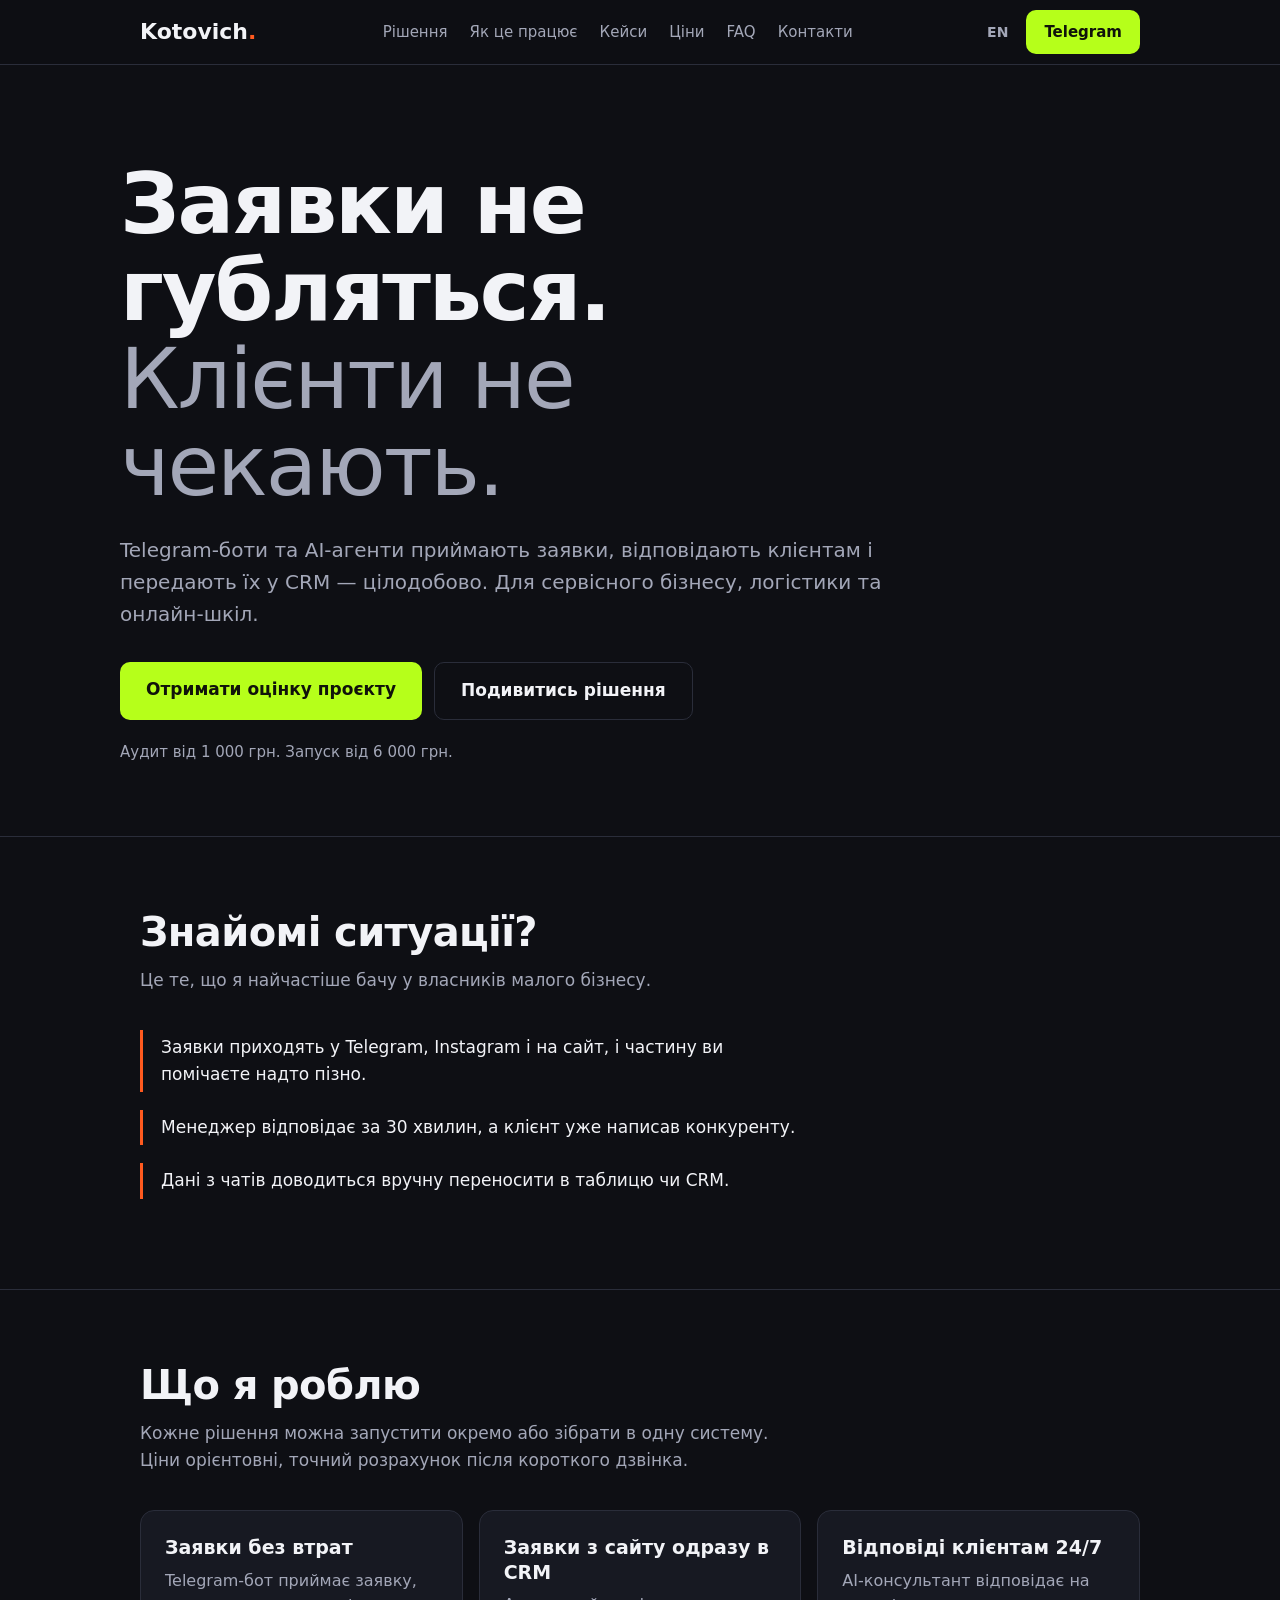
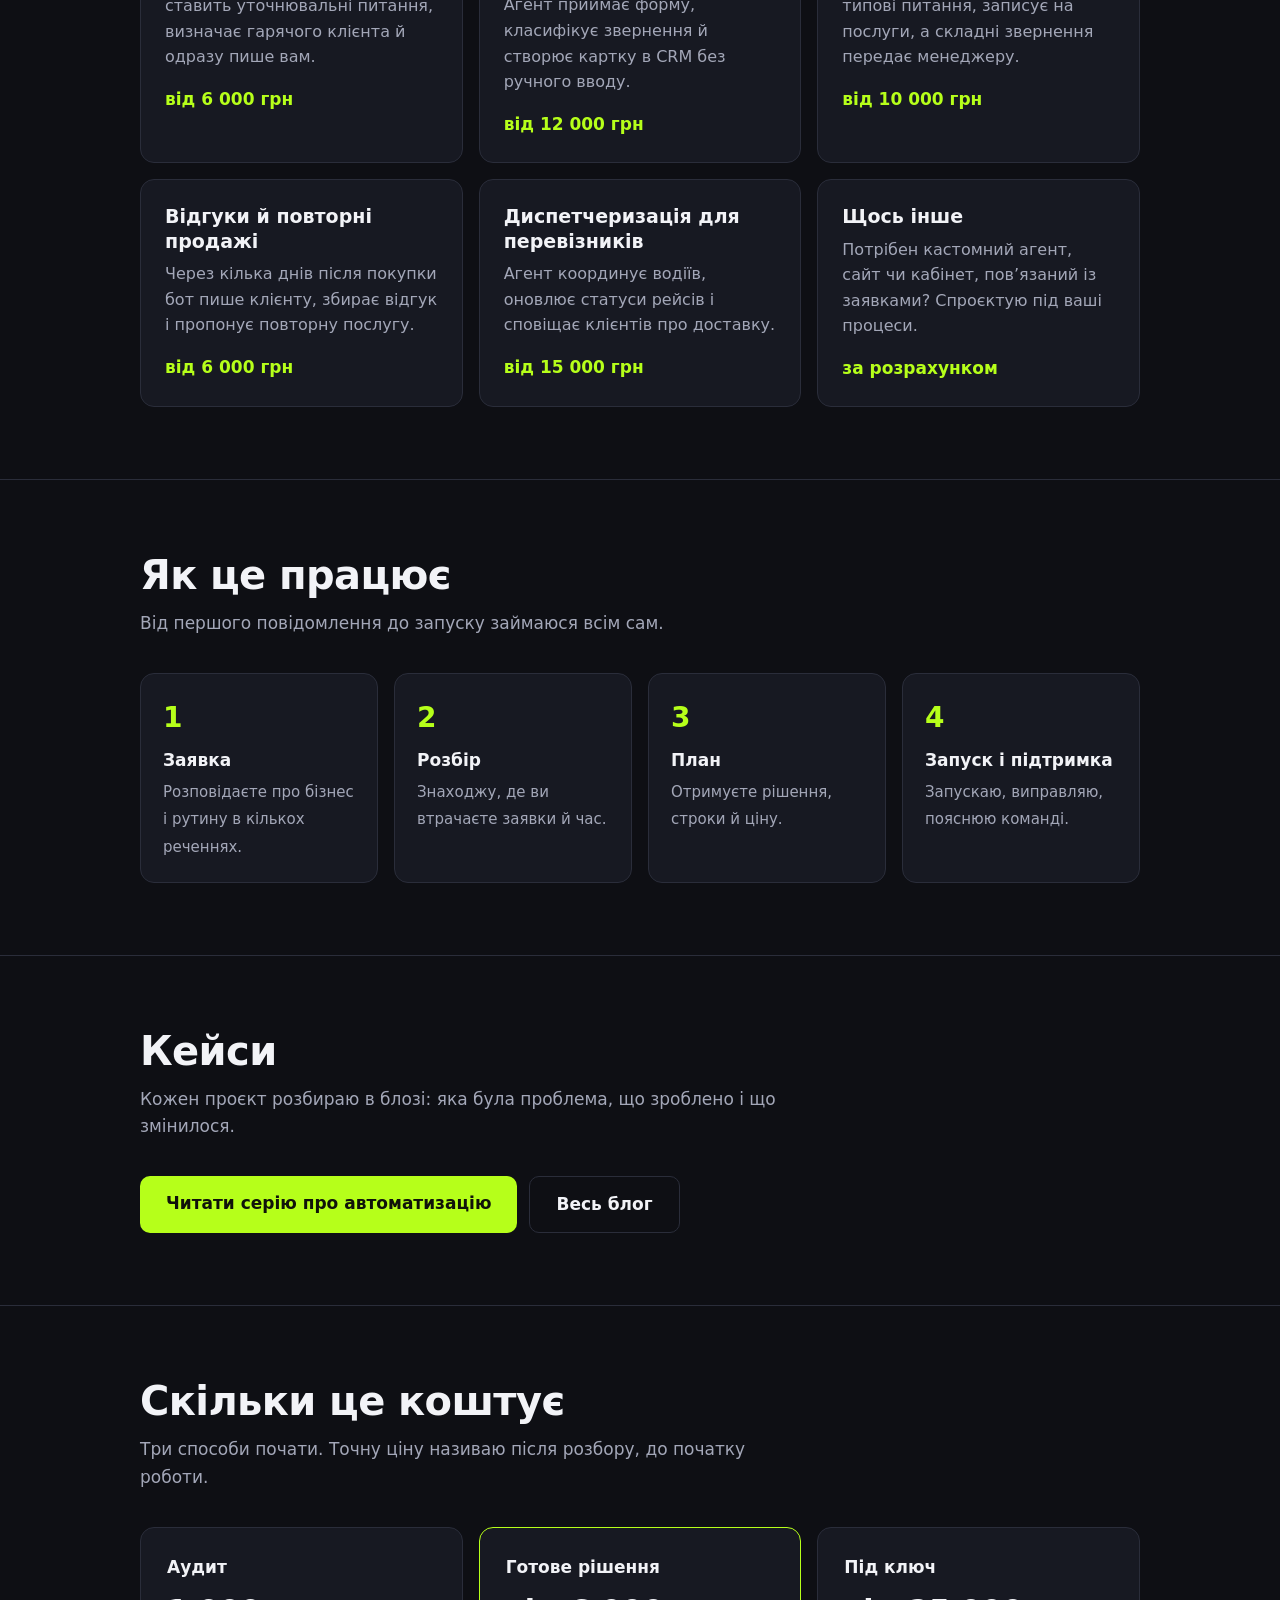
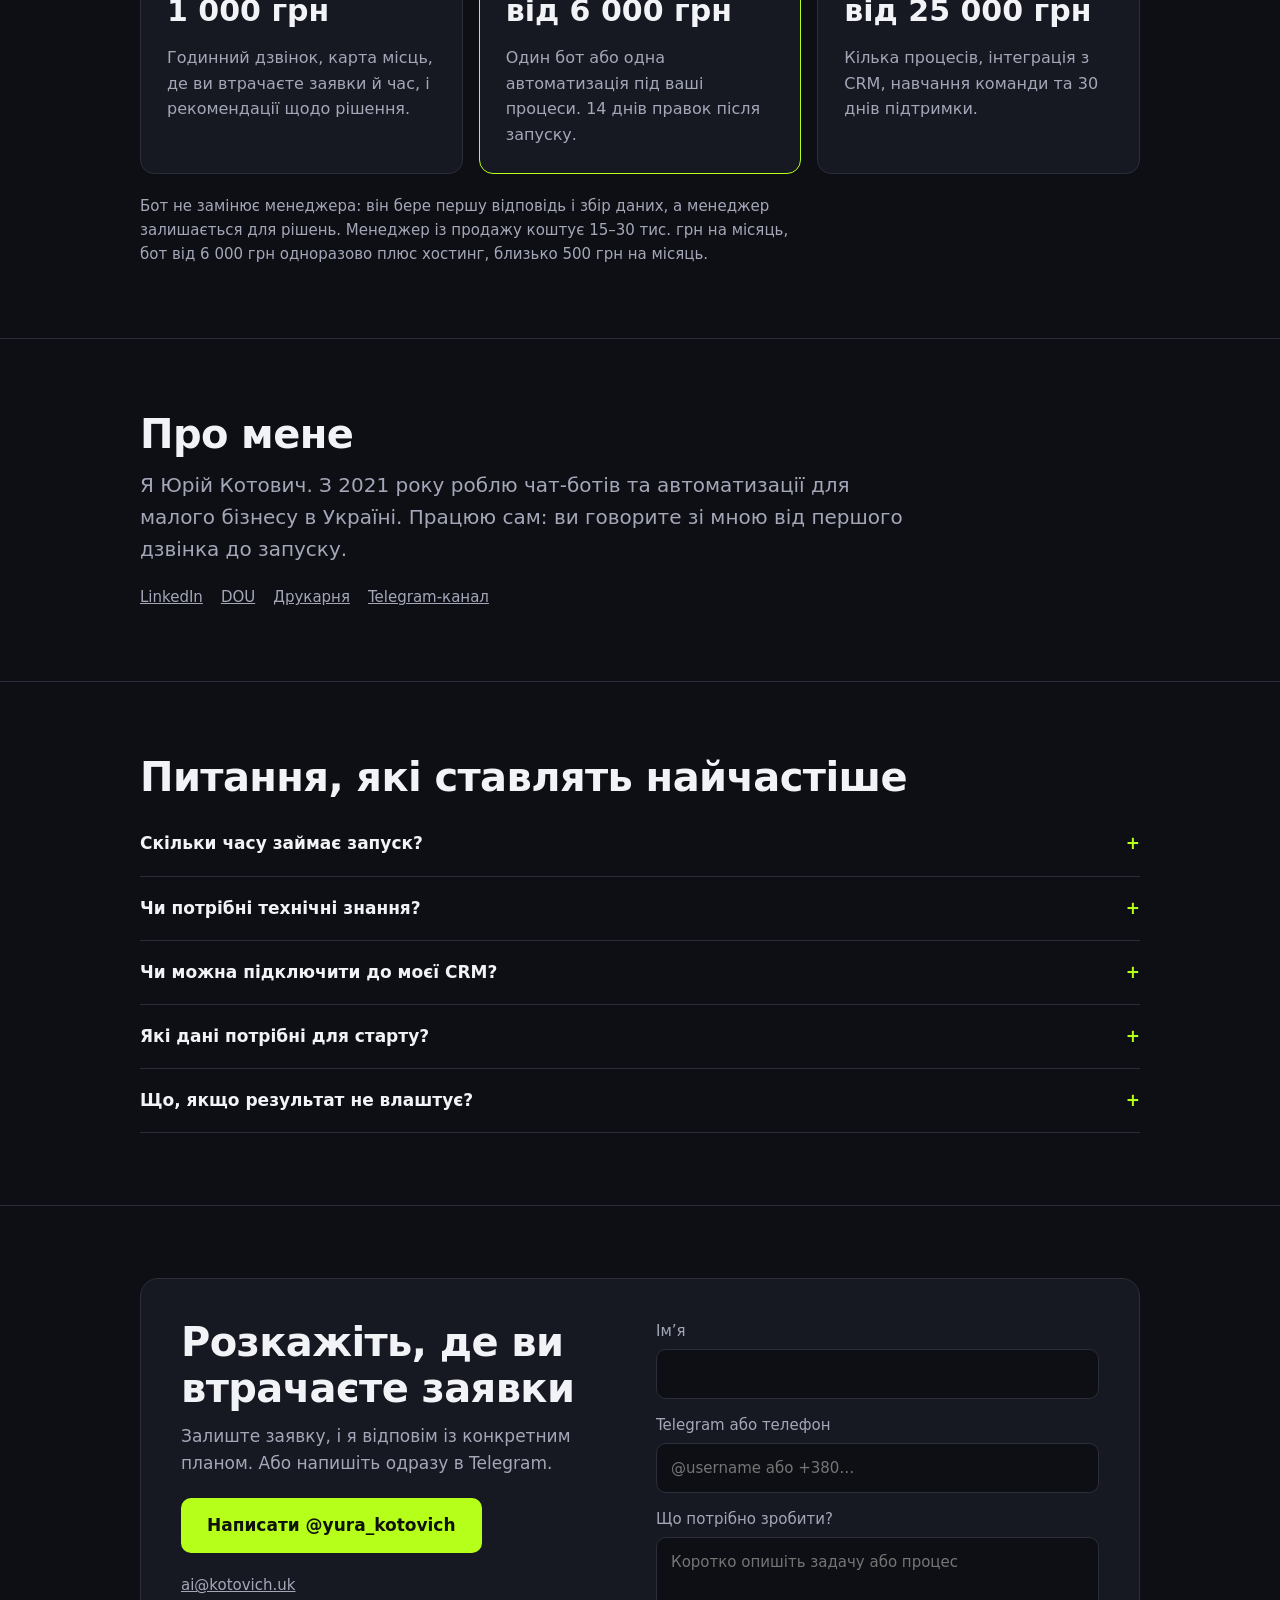
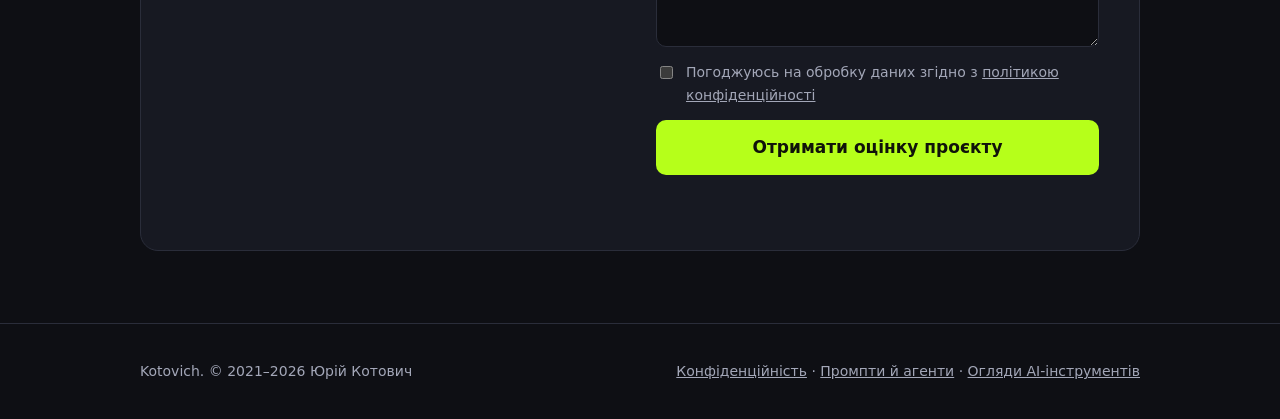
<file: index.html>
<!doctype html>
<html lang="uk">
<head>
<meta charset="utf-8">
<meta name="viewport" content="width=device-width, initial-scale=1">
<title>Telegram-боти та AI-агенти для заявок і клієнтів — Юрій Котович</title>
<meta name="description" content="Telegram-боти та AI-агенти, які приймають заявки, відповідають клієнтам 24/7 і передають їх у CRM. Для сервісного бізнесу, логістики й онлайн-проєктів в Україні.">
<meta name="author" content="Юрій Котович">
<link rel="canonical" href="https://kotovich.uk/">
<link rel="alternate" hreflang="uk" href="https://kotovich.uk/">
<link rel="alternate" hreflang="en" href="https://kotovich.uk/en/">
<link rel="alternate" hreflang="x-default" href="https://kotovich.uk/">
<meta property="og:type" content="website">
<meta property="og:url" content="https://kotovich.uk/">
<meta property="og:title" content="Заявки не губляться. Клієнти не чекають.">
<meta property="og:description" content="Telegram-боти та AI-агенти для прийому заявок і відповідей клієнтам 24/7.">
<meta name="color-scheme" content="dark">
<link rel="stylesheet" href="/style.css">
</head>
<body>
<header>
  <div class="wrap">
    <a class="logo" href="#top">Kotovich<i>.</i></a>
    <nav id="nav" aria-label="Основна навігація">
      <a href="#solutions">Рішення</a><a href="#process">Як це працює</a><a href="#cases">Кейси</a><a href="#prices">Ціни</a><a href="#faq">FAQ</a><a href="#contact">Контакти</a>
    </nav>
    <div class="actions">
      <a class="lang" href="/en/" hreflang="en" lang="en">EN</a>
      <a class="btn small" href="https://t.me/yura_kotovich">Telegram</a>
      <button class="menu-btn" id="menuBtn" aria-label="Відкрити меню" aria-expanded="false" aria-controls="nav">☰</button>
    </div>
  </div>
</header>

<main id="top">
<div class="wrap hero">
  <h1>Заявки не губляться. <span>Клієнти не чекають.</span></h1>
  <p class="lead">Telegram-боти та AI-агенти приймають заявки, відповідають клієнтам і передають їх у CRM — цілодобово. Для сервісного бізнесу, логістики та онлайн-шкіл.</p>
  <div class="cta">
    <a class="btn" href="#contact">Отримати оцінку проєкту</a>
    <a class="btn ghost" href="#solutions">Подивитись рішення</a>
  </div>
  <p class="note">Аудит від 1 000 грн. Запуск від 6 000 грн.</p>
</div>

<section>
  <div class="wrap">
    <h2>Знайомі ситуації?</h2>
    <p class="sub">Це те, що я найчастіше бачу у власників малого бізнесу.</p>
    <p class="pain">Заявки приходять у Telegram, Instagram і на сайт, і частину ви помічаєте надто пізно.</p>
    <p class="pain">Менеджер відповідає за 30 хвилин, а клієнт уже написав конкуренту.</p>
    <p class="pain">Дані з чатів доводиться вручну переносити в таблицю чи CRM.</p>
  </div>
</section>

<section id="solutions">
  <div class="wrap">
    <h2>Що я роблю</h2>
    <p class="sub">Кожне рішення можна запустити окремо або зібрати в одну систему. Ціни орієнтовні, точний розрахунок після короткого дзвінка.</p>
    <div class="grid">
      <article class="card"><h3>Заявки без втрат</h3><p>Telegram-бот приймає заявку, ставить уточнювальні питання, визначає гарячого клієнта й одразу пише вам.</p><span class="price">від 6 000 грн</span></article>
      <article class="card"><h3>Заявки з сайту одразу в CRM</h3><p>Агент приймає форму, класифікує звернення й створює картку в CRM без ручного вводу.</p><span class="price">від 12 000 грн</span></article>
      <article class="card"><h3>Відповіді клієнтам 24/7</h3><p>AI-консультант відповідає на типові питання, записує на послуги, а складні звернення передає менеджеру.</p><span class="price">від 10 000 грн</span></article>
      <article class="card"><h3>Відгуки й повторні продажі</h3><p>Через кілька днів після покупки бот пише клієнту, збирає відгук і пропонує повторну послугу.</p><span class="price">від 6 000 грн</span></article>
      <article class="card"><h3>Диспетчеризація для перевізників</h3><p>Агент координує водіїв, оновлює статуси рейсів і сповіщає клієнтів про доставку.</p><span class="price">від 15 000 грн</span></article>
      <article class="card"><h3>Щось інше</h3><p>Потрібен кастомний агент, сайт чи кабінет, пов’язаний із заявками? Спроєктую під ваші процеси.</p><span class="price">за розрахунком</span></article>
    </div>
  </div>
</section>

<section id="process">
  <div class="wrap">
    <h2>Як це працює</h2>
    <p class="sub">Від першого повідомлення до запуску займаюся всім сам.</p>
    <ol class="steps">
      <li><b>Заявка</b><span>Розповідаєте про бізнес і рутину в кількох реченнях.</span></li>
      <li><b>Розбір</b><span>Знаходжу, де ви втрачаєте заявки й час.</span></li>
      <li><b>План</b><span>Отримуєте рішення, строки й ціну.</span></li>
      <li><b>Запуск і підтримка</b><span>Запускаю, виправляю, пояснюю команді.</span></li>
    </ol>
  </div>
</section>

<section id="cases">
  <div class="wrap">
    <h2>Кейси</h2>
    <p class="sub">Кожен проєкт розбираю в блозі: яка була проблема, що зроблено і що змінилося.</p>
    <div class="cta" style="margin:0">
      <a class="btn" href="https://blog.kotovich.uk/series/business-automation">Читати серію про автоматизацію</a>
      <a class="btn ghost" href="https://blog.kotovich.uk">Весь блог</a>
    </div>
  </div>
</section>

<section id="prices">
  <div class="wrap">
    <h2>Скільки це коштує</h2>
    <p class="sub">Три способи почати. Точну ціну називаю після розбору, до початку роботи.</p>
    <div class="tiers">
      <div class="tier"><b>Аудит</b><div class="p">1 000 грн</div><p>Годинний дзвінок, карта місць, де ви втрачаєте заявки й час, і рекомендації щодо рішення.</p></div>
      <div class="tier main"><b>Готове рішення</b><div class="p">від 6 000 грн</div><p>Один бот або одна автоматизація під ваші процеси. 14 днів правок після запуску.</p></div>
      <div class="tier"><b>Під ключ</b><div class="p">від 25 000 грн</div><p>Кілька процесів, інтеграція з CRM, навчання команди та 30 днів підтримки.</p></div>
    </div>
    <p class="fine">Бот не замінює менеджера: він бере першу відповідь і збір даних, а менеджер залишається для рішень. Менеджер із продажу коштує 15–30 тис. грн на місяць, бот від 6 000 грн одноразово плюс хостинг, близько 500 грн на місяць.</p>
  </div>
</section>

<section>
  <div class="wrap">
    <h2>Про мене</h2>
    <p class="lead" style="margin:0 0 20px">Я Юрій Котович. З 2021 року роблю чат-ботів та автоматизації для малого бізнесу в Україні. Працюю сам: ви говорите зі мною від першого дзвінка до запуску.</p>
    <div class="links" style="margin:0">
      <a href="https://www.linkedin.com/in/kotovich-yura/" rel="me noopener">LinkedIn</a>
      <a href="https://dou.ua/users/yuriy-kotovich/" rel="me noopener">DOU</a>
      <a href="https://drukarnia.com.ua/kotovich" rel="me noopener">Друкарня</a>
      <a href="https://t.me/aibiz_ua" rel="noopener">Telegram-канал</a>
    </div>
  </div>
</section>

<section id="faq">
  <div class="wrap">
    <h2>Питання, які ставлять найчастіше</h2>
    <details><summary>Скільки часу займає запуск?</summary><p>Простий бот зазвичай запускається за 1–2 тижні. Точні строки називаю після розбору, до початку роботи.</p></details>
    <details><summary>Чи потрібні технічні знання?</summary><p>Ні. Достатньо розповісти, як зараз приходять заявки й що забирає час. Технічну частину беру на себе.</p></details>
    <details><summary>Чи можна підключити до моєї CRM?</summary><p>Так, якщо в CRM є API або інтеграція через Make. Назвіть свою систему, і я скажу, як це зробити.</p></details>
    <details><summary>Які дані потрібні для старту?</summary><p>Опис ваших послуг і цін, типові питання клієнтів та доступ до каналів, куди приходять заявки.</p></details>
    <details><summary>Що, якщо результат не влаштує?</summary><p>Після запуску 14 днів правок входять у вартість. Якщо щось працює не так, як домовлялись, я це виправляю.</p></details>
  </div>
</section>

<section id="contact">
  <div class="wrap">
    <div class="contact">
      <div>
        <h2>Розкажіть, де ви втрачаєте заявки</h2>
        <p class="sub" style="margin:0 0 20px">Залиште заявку, і я відповім із конкретним планом. Або напишіть одразу в Telegram.</p>
        <a class="btn" href="https://t.me/yura_kotovich">Написати @yura_kotovich</a>
        <div class="links">
          <a href="mailto:ai@kotovich.uk">ai@kotovich.uk</a>
        </div>
      </div>
      <form id="leadForm" novalidate>
        <label>Ім’я<input name="name" autocomplete="name" required minlength="2" maxlength="100"></label>
        <label>Telegram або телефон<input name="contact" autocomplete="off" required minlength="3" maxlength="100" placeholder="@username або +380…"></label>
        <label>Що потрібно зробити?<textarea name="task" required minlength="5" maxlength="2000" placeholder="Коротко опишіть задачу або процес"></textarea></label>
        <div class="hp" aria-hidden="true"><label>Не заповнюйте<input name="website" tabindex="-1" autocomplete="off"></label></div>
        <label class="check"><input type="checkbox" name="consent" required><span>Погоджуюсь на обробку даних згідно з <a href="privacy.html">політикою конфіденційності</a></span></label>
        <button class="btn" type="submit">Отримати оцінку проєкту</button>
        <p id="status" role="status" aria-live="polite"></p>
      </form>
    </div>
  </div>
</section>
</main>

<footer>
  <div class="wrap">
    <span>Kotovich. © 2021–2026 Юрій Котович</span>
    <span><a href="privacy.html">Конфіденційність</a> · <a href="https://blog.kotovich.uk/series/prompts-and-agents">Промпти й агенти</a> · <a href="https://blog.kotovich.uk/series/ai-tools-reviews">Огляди AI-інструментів</a></span>
  </div>
</footer>

<script>window.I18N={sending:'Надсилаю…',ok:'Дякую! Отримав заявку, відповім найближчим часом.',fail:'Не вдалося надіслати. Напишіть у Telegram @yura_kotovich.'};</script>
<script src="/app.js"></script>
</body>
</html>
</file>
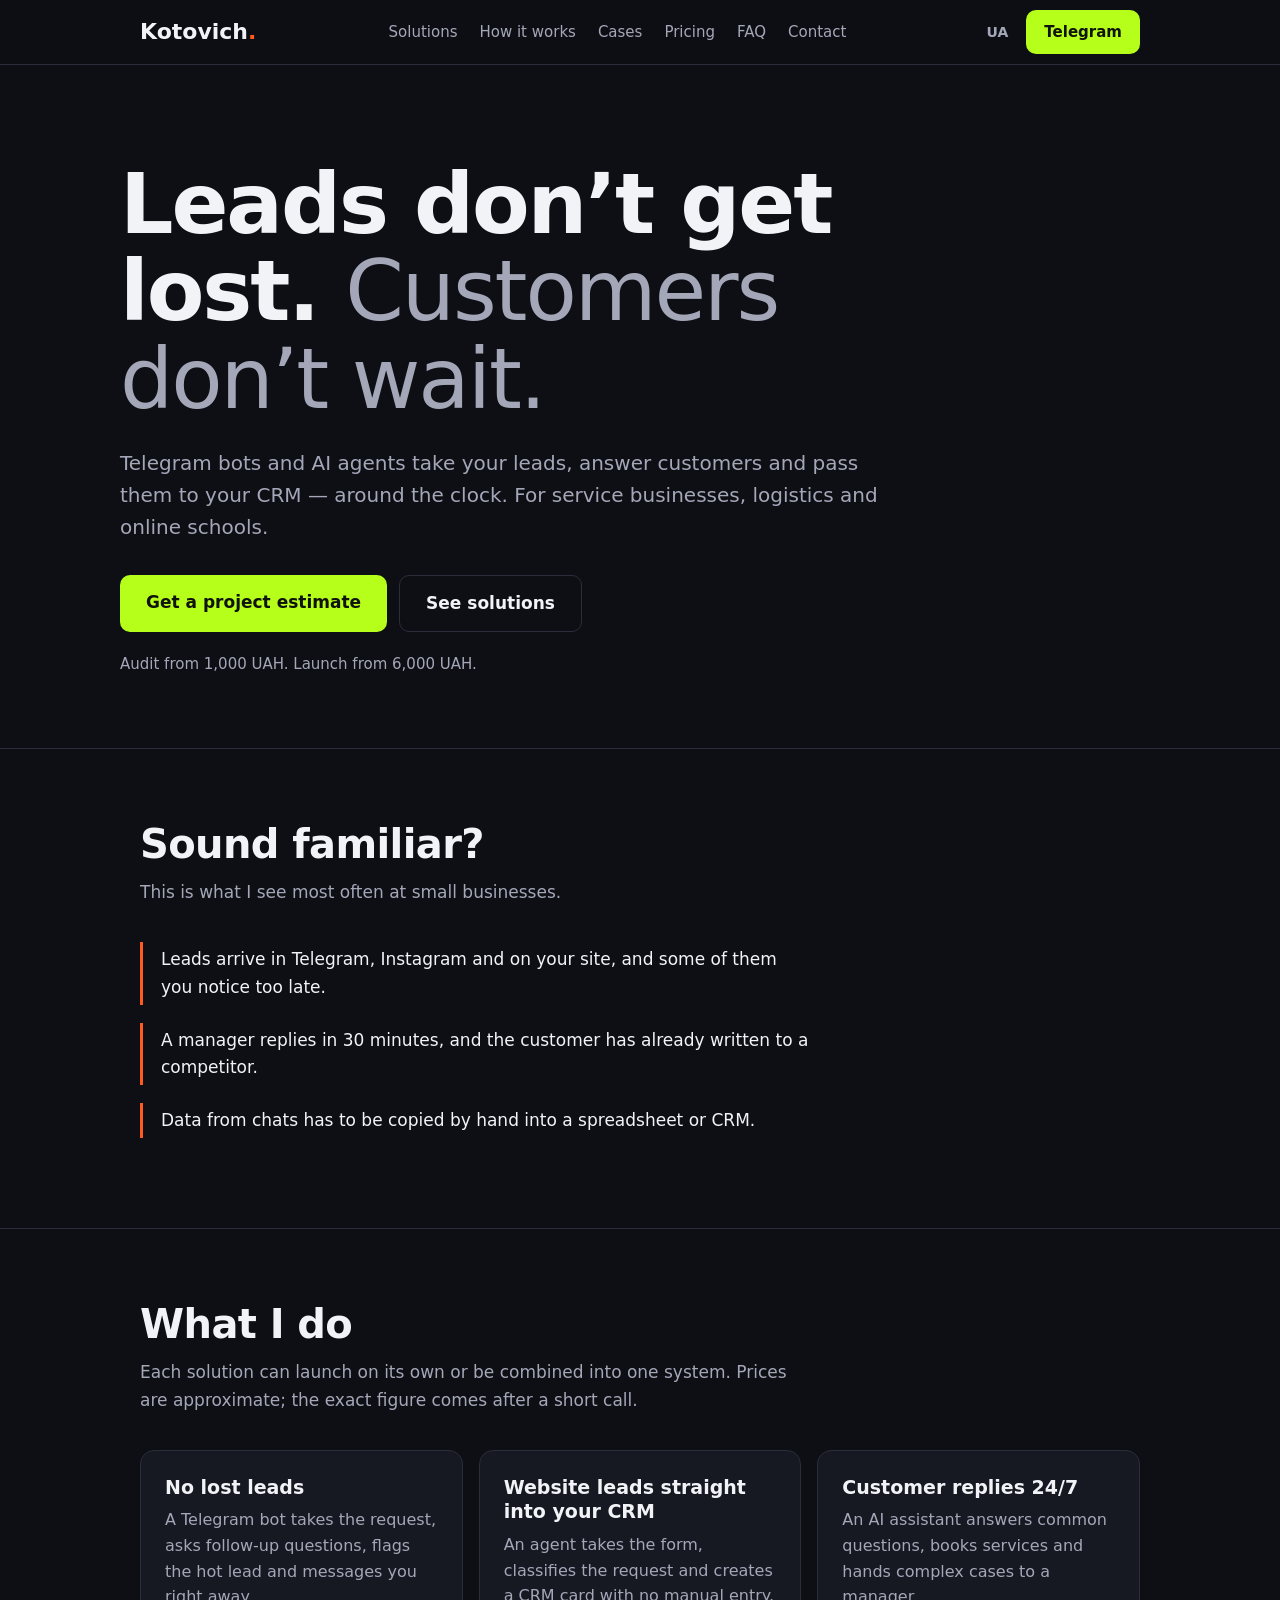
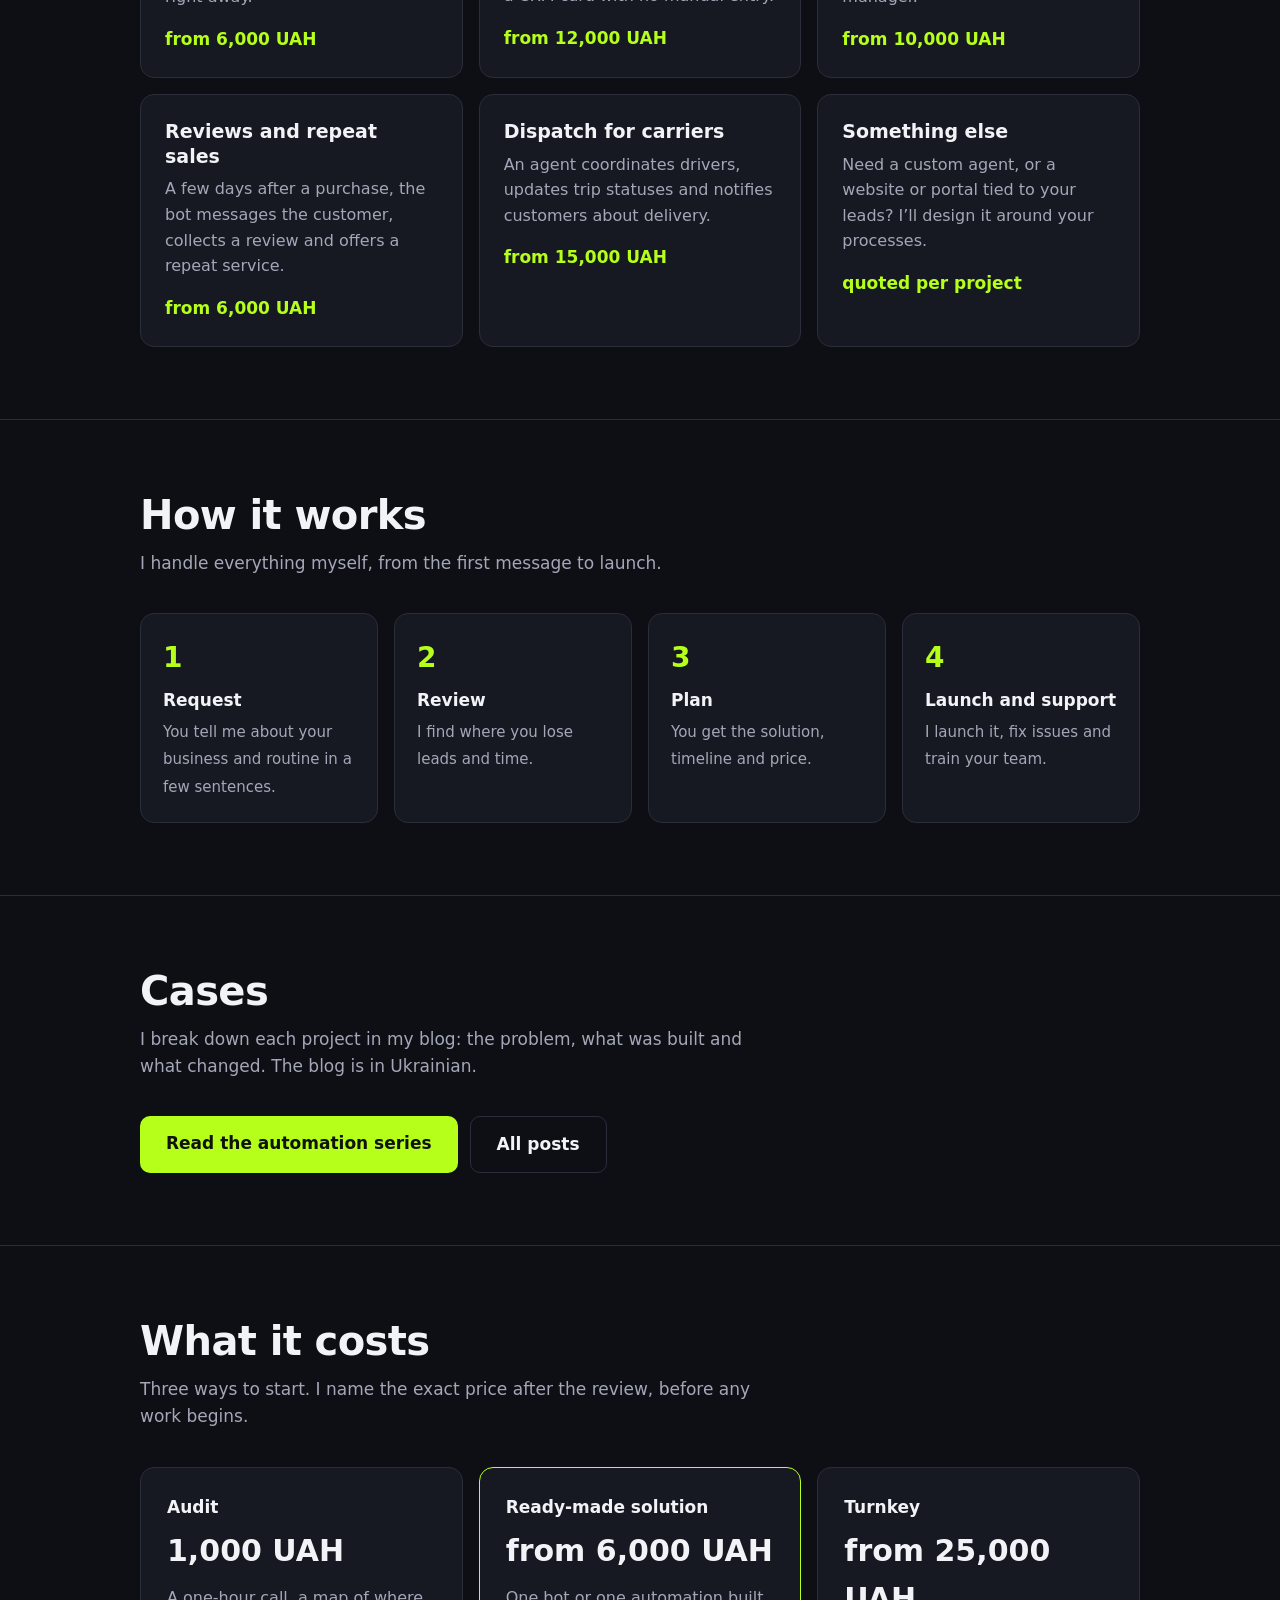
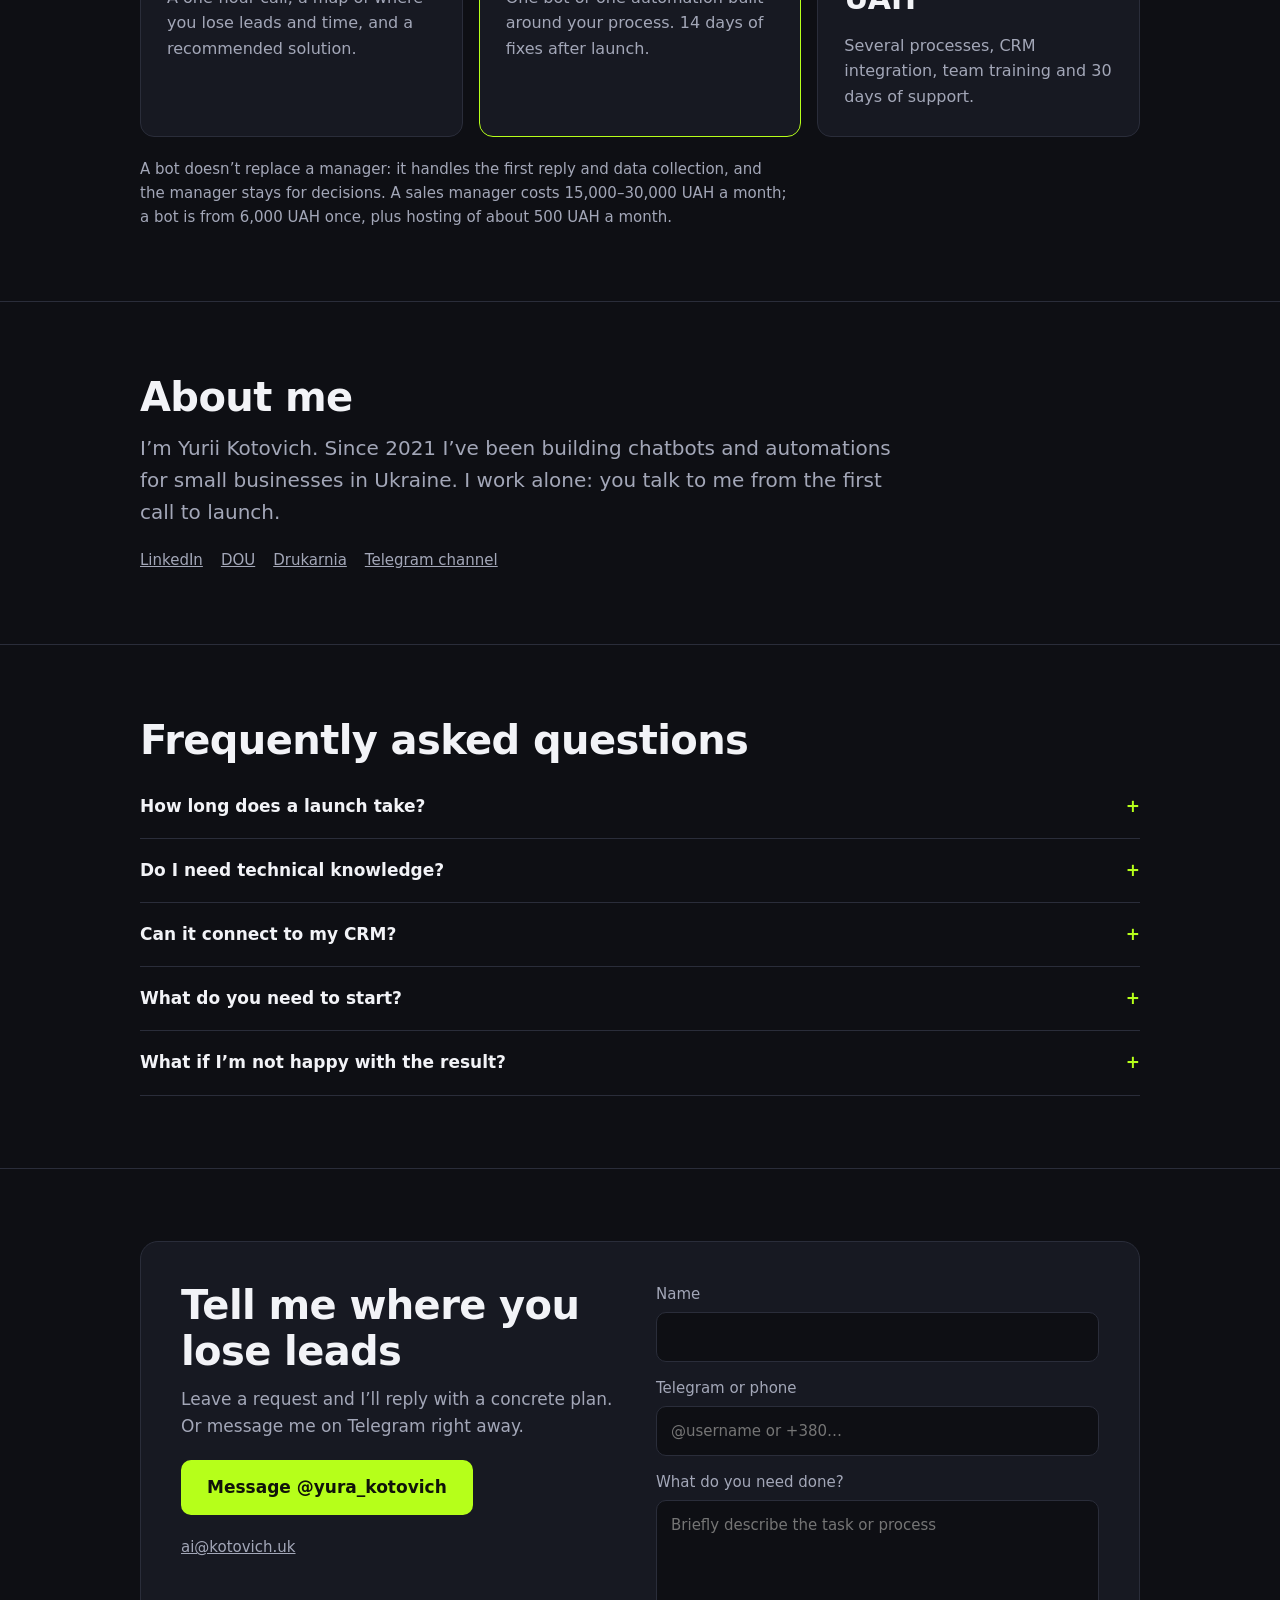
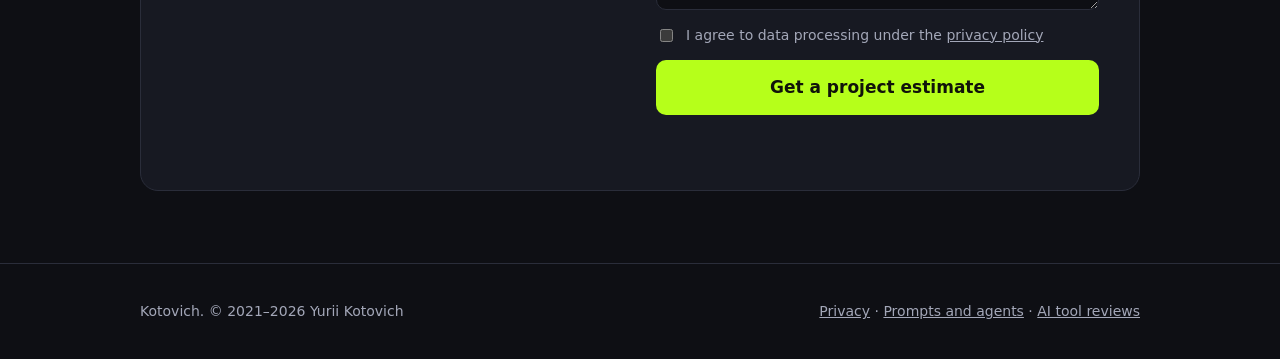
<file: en/index.html>
<!doctype html>
<html lang="en">
<head>
<meta charset="utf-8">
<meta name="viewport" content="width=device-width, initial-scale=1">
<title>Telegram bots and AI agents for leads and customer replies — Yurii Kotovich</title>
<meta name="description" content="Telegram bots and AI agents that take leads, answer customers 24/7 and pass them to your CRM. For service businesses, logistics and online projects in Ukraine.">
<meta name="author" content="Yurii Kotovich">
<link rel="canonical" href="https://kotovich.uk/en/">
<link rel="alternate" hreflang="uk" href="https://kotovich.uk/">
<link rel="alternate" hreflang="en" href="https://kotovich.uk/en/">
<link rel="alternate" hreflang="x-default" href="https://kotovich.uk/">
<meta property="og:type" content="website">
<meta property="og:url" content="https://kotovich.uk/en/">
<meta property="og:title" content="Leads don’t get lost. Customers don’t wait.">
<meta property="og:description" content="Telegram bots and AI agents that take leads and answer customers 24/7.">
<meta name="color-scheme" content="dark">
<link rel="stylesheet" href="/style.css">
</head>
<body>
<header>
  <div class="wrap">
    <a class="logo" href="#top">Kotovich<i>.</i></a>
    <nav id="nav" aria-label="Main navigation">
      <a href="#solutions">Solutions</a><a href="#process">How it works</a><a href="#cases">Cases</a><a href="#prices">Pricing</a><a href="#faq">FAQ</a><a href="#contact">Contact</a>
    </nav>
    <div class="actions">
      <a class="lang" href="/" hreflang="uk" lang="uk">UA</a>
      <a class="btn small" href="https://t.me/yura_kotovich">Telegram</a>
      <button class="menu-btn" id="menuBtn" aria-label="Open menu" aria-expanded="false" aria-controls="nav">☰</button>
    </div>
  </div>
</header>

<main id="top">
<div class="wrap hero">
  <h1>Leads don’t get lost. <span>Customers don’t wait.</span></h1>
  <p class="lead">Telegram bots and AI agents take your leads, answer customers and pass them to your CRM — around the clock. For service businesses, logistics and online schools.</p>
  <div class="cta">
    <a class="btn" href="#contact">Get a project estimate</a>
    <a class="btn ghost" href="#solutions">See solutions</a>
  </div>
  <p class="note">Audit from 1,000 UAH. Launch from 6,000 UAH.</p>
</div>

<section>
  <div class="wrap">
    <h2>Sound familiar?</h2>
    <p class="sub">This is what I see most often at small businesses.</p>
    <p class="pain">Leads arrive in Telegram, Instagram and on your site, and some of them you notice too late.</p>
    <p class="pain">A manager replies in 30 minutes, and the customer has already written to a competitor.</p>
    <p class="pain">Data from chats has to be copied by hand into a spreadsheet or CRM.</p>
  </div>
</section>

<section id="solutions">
  <div class="wrap">
    <h2>What I do</h2>
    <p class="sub">Each solution can launch on its own or be combined into one system. Prices are approximate; the exact figure comes after a short call.</p>
    <div class="grid">
      <article class="card"><h3>No lost leads</h3><p>A Telegram bot takes the request, asks follow-up questions, flags the hot lead and messages you right away.</p><span class="price">from 6,000 UAH</span></article>
      <article class="card"><h3>Website leads straight into your CRM</h3><p>An agent takes the form, classifies the request and creates a CRM card with no manual entry.</p><span class="price">from 12,000 UAH</span></article>
      <article class="card"><h3>Customer replies 24/7</h3><p>An AI assistant answers common questions, books services and hands complex cases to a manager.</p><span class="price">from 10,000 UAH</span></article>
      <article class="card"><h3>Reviews and repeat sales</h3><p>A few days after a purchase, the bot messages the customer, collects a review and offers a repeat service.</p><span class="price">from 6,000 UAH</span></article>
      <article class="card"><h3>Dispatch for carriers</h3><p>An agent coordinates drivers, updates trip statuses and notifies customers about delivery.</p><span class="price">from 15,000 UAH</span></article>
      <article class="card"><h3>Something else</h3><p>Need a custom agent, or a website or portal tied to your leads? I’ll design it around your processes.</p><span class="price">quoted per project</span></article>
    </div>
  </div>
</section>

<section id="process">
  <div class="wrap">
    <h2>How it works</h2>
    <p class="sub">I handle everything myself, from the first message to launch.</p>
    <ol class="steps">
      <li><b>Request</b><span>You tell me about your business and routine in a few sentences.</span></li>
      <li><b>Review</b><span>I find where you lose leads and time.</span></li>
      <li><b>Plan</b><span>You get the solution, timeline and price.</span></li>
      <li><b>Launch and support</b><span>I launch it, fix issues and train your team.</span></li>
    </ol>
  </div>
</section>

<section id="cases">
  <div class="wrap">
    <h2>Cases</h2>
    <p class="sub">I break down each project in my blog: the problem, what was built and what changed. The blog is in Ukrainian.</p>
    <div class="cta" style="margin:0">
      <a class="btn" href="https://blog.kotovich.uk/series/business-automation">Read the automation series</a>
      <a class="btn ghost" href="https://blog.kotovich.uk">All posts</a>
    </div>
  </div>
</section>

<section id="prices">
  <div class="wrap">
    <h2>What it costs</h2>
    <p class="sub">Three ways to start. I name the exact price after the review, before any work begins.</p>
    <div class="tiers">
      <div class="tier"><b>Audit</b><div class="p">1,000 UAH</div><p>A one-hour call, a map of where you lose leads and time, and a recommended solution.</p></div>
      <div class="tier main"><b>Ready-made solution</b><div class="p">from 6,000 UAH</div><p>One bot or one automation built around your process. 14 days of fixes after launch.</p></div>
      <div class="tier"><b>Turnkey</b><div class="p">from 25,000 UAH</div><p>Several processes, CRM integration, team training and 30 days of support.</p></div>
    </div>
    <p class="fine">A bot doesn’t replace a manager: it handles the first reply and data collection, and the manager stays for decisions. A sales manager costs 15,000–30,000 UAH a month; a bot is from 6,000 UAH once, plus hosting of about 500 UAH a month.</p>
  </div>
</section>

<section>
  <div class="wrap">
    <h2>About me</h2>
    <p class="lead" style="margin:0 0 20px">I’m Yurii Kotovich. Since 2021 I’ve been building chatbots and automations for small businesses in Ukraine. I work alone: you talk to me from the first call to launch.</p>
    <div class="links" style="margin:0">
      <a href="https://www.linkedin.com/in/kotovich-yura/" rel="me noopener">LinkedIn</a>
      <a href="https://dou.ua/users/yuriy-kotovich/" rel="me noopener">DOU</a>
      <a href="https://drukarnia.com.ua/kotovich" rel="me noopener">Drukarnia</a>
      <a href="https://t.me/aibiz_ua" rel="noopener">Telegram channel</a>
    </div>
  </div>
</section>

<section id="faq">
  <div class="wrap">
    <h2>Frequently asked questions</h2>
    <details><summary>How long does a launch take?</summary><p>A simple bot usually launches in 1–2 weeks. I give exact timelines after the review, before work starts.</p></details>
    <details><summary>Do I need technical knowledge?</summary><p>No. Just tell me how requests reach you now and what eats your time. I handle the technical side.</p></details>
    <details><summary>Can it connect to my CRM?</summary><p>Yes, if your CRM has an API or a Make integration. Tell me which one you use and I’ll say how it can be done.</p></details>
    <details><summary>What do you need to start?</summary><p>A description of your services and prices, the questions customers ask most, and access to the channels where leads arrive.</p></details>
    <details><summary>What if I’m not happy with the result?</summary><p>14 days of fixes after launch are included. If something doesn’t work as agreed, I fix it.</p></details>
  </div>
</section>

<section id="contact">
  <div class="wrap">
    <div class="contact">
      <div>
        <h2>Tell me where you lose leads</h2>
        <p class="sub" style="margin:0 0 20px">Leave a request and I’ll reply with a concrete plan. Or message me on Telegram right away.</p>
        <a class="btn" href="https://t.me/yura_kotovich">Message @yura_kotovich</a>
        <div class="links">
          <a href="mailto:ai@kotovich.uk">ai@kotovich.uk</a>
        </div>
      </div>
      <form id="leadForm" novalidate>
        <label>Name<input name="name" autocomplete="name" required minlength="2" maxlength="100"></label>
        <label>Telegram or phone<input name="contact" autocomplete="off" required minlength="3" maxlength="100" placeholder="@username or +380…"></label>
        <label>What do you need done?<textarea name="task" required minlength="5" maxlength="2000" placeholder="Briefly describe the task or process"></textarea></label>
        <div class="hp" aria-hidden="true"><label>Leave empty<input name="website" tabindex="-1" autocomplete="off"></label></div>
        <label class="check"><input type="checkbox" name="consent" required><span>I agree to data processing under the <a href="privacy.html">privacy policy</a></span></label>
        <button class="btn" type="submit">Get a project estimate</button>
        <p id="status" role="status" aria-live="polite"></p>
      </form>
    </div>
  </div>
</section>
</main>

<footer>
  <div class="wrap">
    <span>Kotovich. © 2021–2026 Yurii Kotovich</span>
    <span><a href="privacy.html">Privacy</a> · <a href="https://blog.kotovich.uk/series/prompts-and-agents">Prompts and agents</a> · <a href="https://blog.kotovich.uk/series/ai-tools-reviews">AI tool reviews</a></span>
  </div>
</footer>

<script>window.I18N={sending:'Sending…',ok:'Thanks! Got your request, I’ll reply soon.',fail:'Couldn’t send. Message me on Telegram @yura_kotovich.'};</script>
<script src="/app.js"></script>
</body>
</html>
</file>
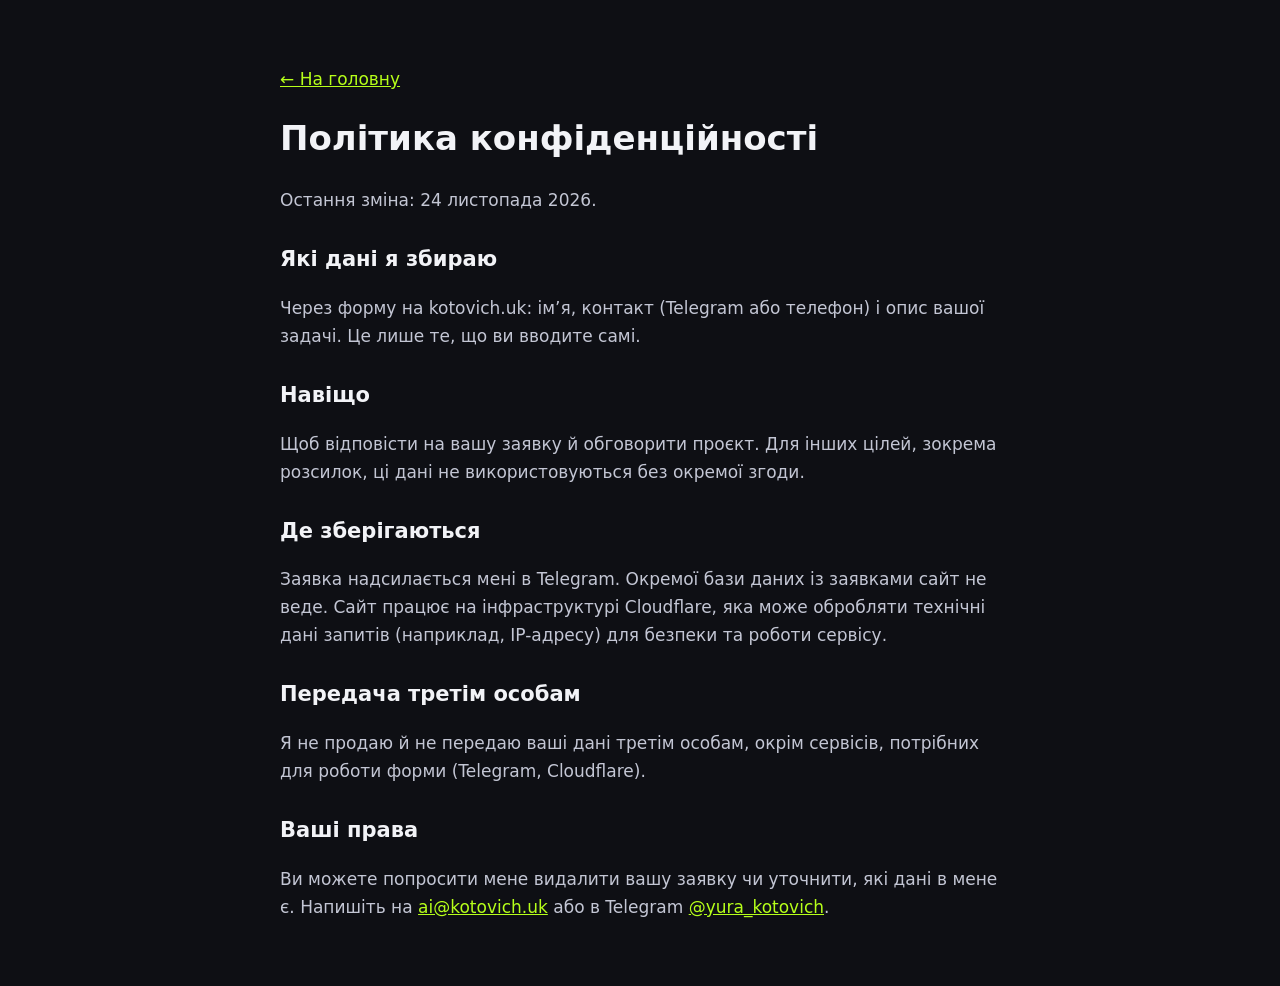
<file: privacy.html>
<!doctype html>
<html lang="uk">
<head>
<meta charset="utf-8">
<meta name="viewport" content="width=device-width, initial-scale=1">
<title>Політика конфіденційності — Kotovich</title>
<meta name="robots" content="noindex">
<meta name="color-scheme" content="dark">
<style>
body{margin:0;background:#0e0f14;color:#f2f3f7;font:17px/1.65 "Manrope","Segoe UI",system-ui,sans-serif}
main{max-width:720px;margin:0 auto;padding:48px 20px}
h1{font-size:34px;margin:0 0 20px}h2{font-size:21px;margin:28px 0 8px}
p,li{color:#c3c6d4}a{color:#b6ff1a}
</style>
</head>
<body>
<main>
<p><a href="/">← На головну</a></p>
<h1>Політика конфіденційності</h1>
<p>Остання зміна: 24 листопада 2026.</p>
<h2>Які дані я збираю</h2>
<p>Через форму на kotovich.uk: ім’я, контакт (Telegram або телефон) і опис вашої задачі. Це лише те, що ви вводите самі.</p>
<h2>Навіщо</h2>
<p>Щоб відповісти на вашу заявку й обговорити проєкт. Для інших цілей, зокрема розсилок, ці дані не використовуються без окремої згоди.</p>
<h2>Де зберігаються</h2>
<p>Заявка надсилається мені в Telegram. Окремої бази даних із заявками сайт не веде. Сайт працює на інфраструктурі Cloudflare, яка може обробляти технічні дані запитів (наприклад, IP-адресу) для безпеки та роботи сервісу.</p>
<h2>Передача третім особам</h2>
<p>Я не продаю й не передаю ваші дані третім особам, окрім сервісів, потрібних для роботи форми (Telegram, Cloudflare).</p>
<h2>Ваші права</h2>
<p>Ви можете попросити мене видалити вашу заявку чи уточнити, які дані в мене є. Напишіть на <a href="mailto:ai@kotovich.uk">ai@kotovich.uk</a> або в Telegram <a href="https://t.me/yura_kotovich">@yura_kotovich</a>.</p>
</main>
</body>
</html>
</file>
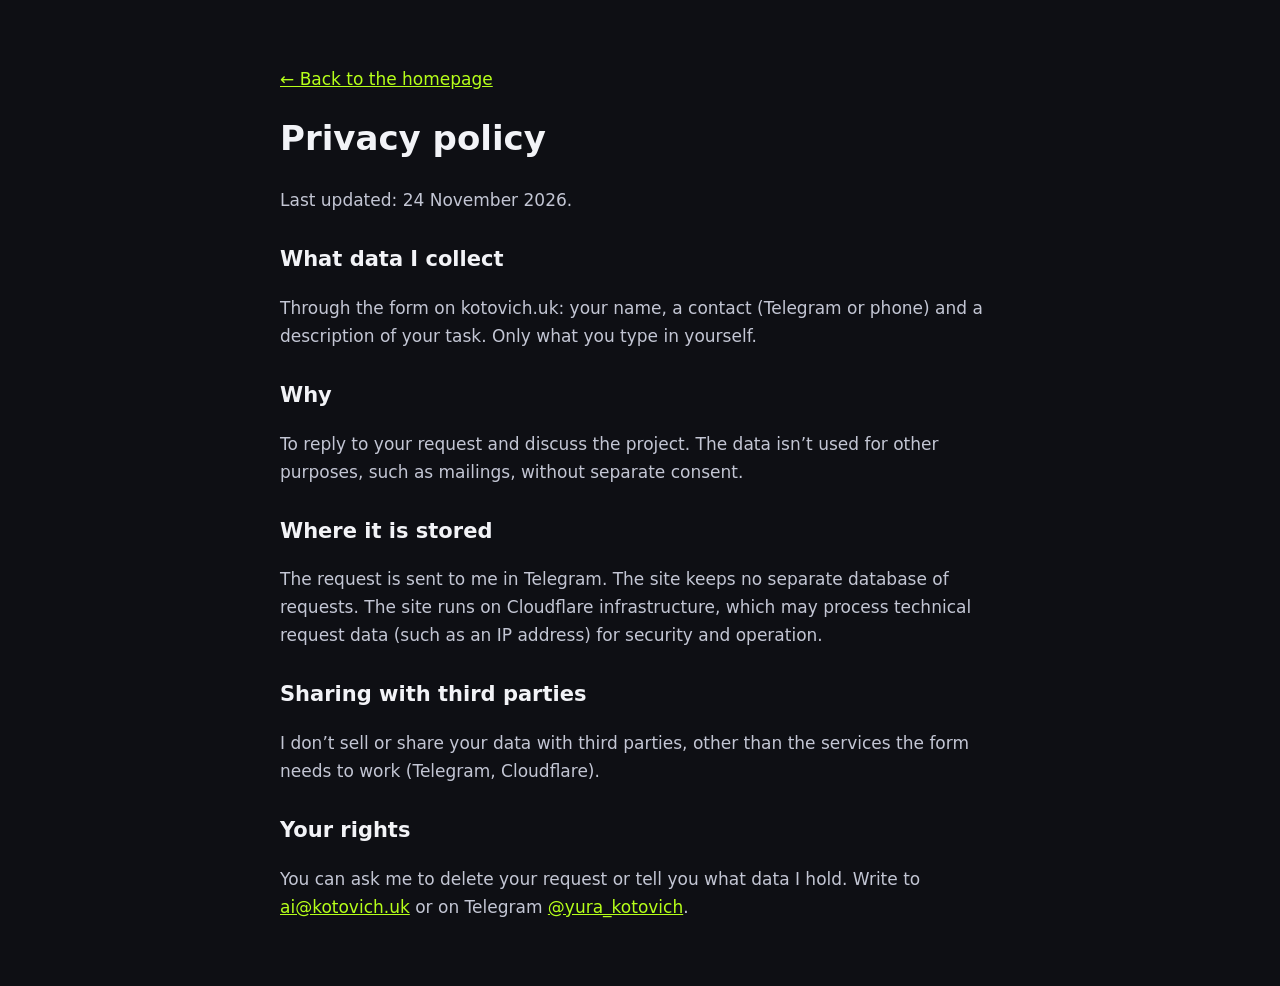
<file: en/privacy.html>
<!doctype html>
<html lang="en">
<head>
<meta charset="utf-8">
<meta name="viewport" content="width=device-width, initial-scale=1">
<title>Privacy policy — Kotovich</title>
<meta name="robots" content="noindex">
<meta name="color-scheme" content="dark">
<style>
body{margin:0;background:#0e0f14;color:#f2f3f7;font:17px/1.65 "Manrope","Segoe UI",system-ui,sans-serif}
main{max-width:720px;margin:0 auto;padding:48px 20px}
h1{font-size:34px;margin:0 0 20px}h2{font-size:21px;margin:28px 0 8px}
p,li{color:#c3c6d4}a{color:#b6ff1a}
</style>
</head>
<body>
<main>
<p><a href="/en/">← Back to the homepage</a></p>
<h1>Privacy policy</h1>
<p>Last updated: 24 November 2026.</p>
<h2>What data I collect</h2>
<p>Through the form on kotovich.uk: your name, a contact (Telegram or phone) and a description of your task. Only what you type in yourself.</p>
<h2>Why</h2>
<p>To reply to your request and discuss the project. The data isn’t used for other purposes, such as mailings, without separate consent.</p>
<h2>Where it is stored</h2>
<p>The request is sent to me in Telegram. The site keeps no separate database of requests. The site runs on Cloudflare infrastructure, which may process technical request data (such as an IP address) for security and operation.</p>
<h2>Sharing with third parties</h2>
<p>I don’t sell or share your data with third parties, other than the services the form needs to work (Telegram, Cloudflare).</p>
<h2>Your rights</h2>
<p>You can ask me to delete your request or tell you what data I hold. Write to <a href="mailto:ai@kotovich.uk">ai@kotovich.uk</a> or on Telegram <a href="https://t.me/yura_kotovich">@yura_kotovich</a>.</p>
</main>
</body>
</html>
</file>
<file: style.css>
:root{--bg:#0e0f14;--panel:#171922;--line:#2a2d3a;--text:#f2f3f7;--muted:#a3a7b8;--lime:#b6ff1a;--orange:#ff5a1f}
*{box-sizing:border-box}
html{scroll-behavior:smooth;scroll-padding-top:76px}
body{margin:0;background:var(--bg);color:var(--text);font:17px/1.6 "Manrope","Segoe UI",system-ui,sans-serif}
a{color:inherit}
.wrap{max-width:1040px;margin:0 auto;padding:0 20px}
header{position:sticky;top:0;z-index:5;background:rgba(14,15,20,.95);backdrop-filter:blur(8px);border-bottom:1px solid var(--line)}
header .wrap{display:flex;align-items:center;justify-content:space-between;gap:16px;height:64px}
.logo{font-weight:800;font-size:22px;text-decoration:none}
.logo i{color:var(--orange);font-style:normal}
nav{display:flex;gap:22px;font-size:15px;color:var(--muted)}
nav a{text-decoration:none}
nav a:hover{color:var(--text)}
.actions{display:flex;align-items:center;gap:10px}
.menu-btn{display:none;background:transparent;border:1px solid var(--line);color:var(--text);border-radius:10px;width:44px;height:44px;font-size:20px;cursor:pointer}
.btn{display:inline-block;background:var(--lime);color:#10130a;font-weight:700;padding:14px 26px;border-radius:10px;text-decoration:none;border:0;font:inherit;font-weight:700;cursor:pointer}
.btn.small{padding:10px 18px;font-size:15px}
.btn.ghost{background:transparent;color:var(--text);border:1px solid var(--line)}
.btn:focus-visible,a:focus-visible,summary:focus-visible,button:focus-visible,input:focus-visible,textarea:focus-visible{outline:3px solid var(--orange);outline-offset:3px}
.hero{padding:96px 0 72px}
h1{font-size:clamp(40px,7.4vw,84px);line-height:1.04;letter-spacing:-.025em;margin:0 0 24px;font-weight:800;max-width:14ch}
h1 span{color:var(--muted);font-weight:500}
.lead{font-size:20px;color:var(--muted);max-width:60ch;margin:0 0 32px}
.cta{display:flex;flex-wrap:wrap;gap:12px;margin-bottom:20px}
.note{color:var(--muted);font-size:15px;margin:0}
section{padding:72px 0;border-top:1px solid var(--line)}
h2{font-size:clamp(28px,4vw,40px);line-height:1.15;letter-spacing:-.015em;margin:0 0 12px}
.sub{color:var(--muted);margin:0 0 36px;max-width:60ch}
.grid{display:grid;gap:16px;grid-template-columns:repeat(auto-fit,minmax(280px,1fr))}
.card{background:var(--panel);border:1px solid var(--line);border-radius:14px;padding:24px}
.card h3{margin:0 0 8px;font-size:19px;line-height:1.3}
.card p{margin:0;color:var(--muted);font-size:16px}
.price{display:block;margin-top:16px;color:var(--lime);font-weight:700}
.pain{border-left:3px solid var(--orange);padding:4px 0 4px 18px;margin:0 0 18px;max-width:62ch}
.steps{counter-reset:s;list-style:none;margin:0;padding:0;display:grid;gap:16px;grid-template-columns:repeat(auto-fit,minmax(220px,1fr))}
.steps li{counter-increment:s;background:var(--panel);border:1px solid var(--line);border-radius:14px;padding:22px}
.steps li::before{content:counter(s);display:block;font-weight:800;font-size:28px;color:var(--lime);margin-bottom:6px}
.steps b{display:block;margin-bottom:4px}
.steps span{color:var(--muted);font-size:15px}
.tiers{display:grid;gap:16px;grid-template-columns:repeat(auto-fit,minmax(260px,1fr))}
.tier{border:1px solid var(--line);border-radius:14px;padding:26px;background:var(--panel)}
.tier.main{border-color:var(--lime)}
.tier .p{font-size:30px;font-weight:800;margin:6px 0 10px}
.tier p{color:var(--muted);margin:0;font-size:16px}
.fine{color:var(--muted);font-size:15px;margin:20px 0 0;max-width:68ch}
details{border-bottom:1px solid var(--line);padding:18px 0}
summary{cursor:pointer;font-weight:700;list-style:none}
summary::after{content:"+";float:right;color:var(--lime)}
details[open] summary::after{content:"–"}
details p{color:var(--muted);margin:10px 0 0;max-width:62ch}
.contact{background:var(--panel);border:1px solid var(--line);border-radius:18px;padding:40px;display:grid;gap:32px;grid-template-columns:1fr 1fr}
form{display:grid;gap:14px}
label{display:grid;gap:6px;font-size:15px;color:var(--muted)}
input,textarea{width:100%;background:var(--bg);border:1px solid var(--line);border-radius:10px;color:var(--text);padding:12px 14px;font:inherit}
textarea{min-height:110px;resize:vertical}
.check{display:flex;gap:10px;align-items:flex-start;font-size:14px}
.check input{width:auto;margin-top:5px}
.hp{position:absolute;left:-9999px;height:0;overflow:hidden}
#status{min-height:1.4em;font-size:15px;margin:0}
.links{display:flex;flex-wrap:wrap;gap:18px;margin-top:20px;color:var(--muted);font-size:15px}
footer{padding:36px 0;border-top:1px solid var(--line);color:var(--muted);font-size:14px}
footer .wrap{display:flex;flex-wrap:wrap;gap:12px 28px;justify-content:space-between}
@media(max-width:820px){
 .menu-btn{display:block}
 nav{display:none;position:absolute;top:64px;left:0;right:0;flex-direction:column;gap:0;background:var(--bg);border-bottom:1px solid var(--line);padding:8px 20px 16px}
 nav.open{display:flex}
 nav a{padding:14px 0;font-size:17px;border-bottom:1px solid var(--line)}
 .hero{padding:64px 0 48px}section{padding:52px 0}
 .contact{grid-template-columns:1fr;padding:26px}
}
@media(prefers-reduced-motion:reduce){html{scroll-behavior:auto}}
.lang{color:var(--muted);text-decoration:none;font-size:14px;font-weight:700;padding:8px}
.lang:hover{color:var(--text)}
</file>
